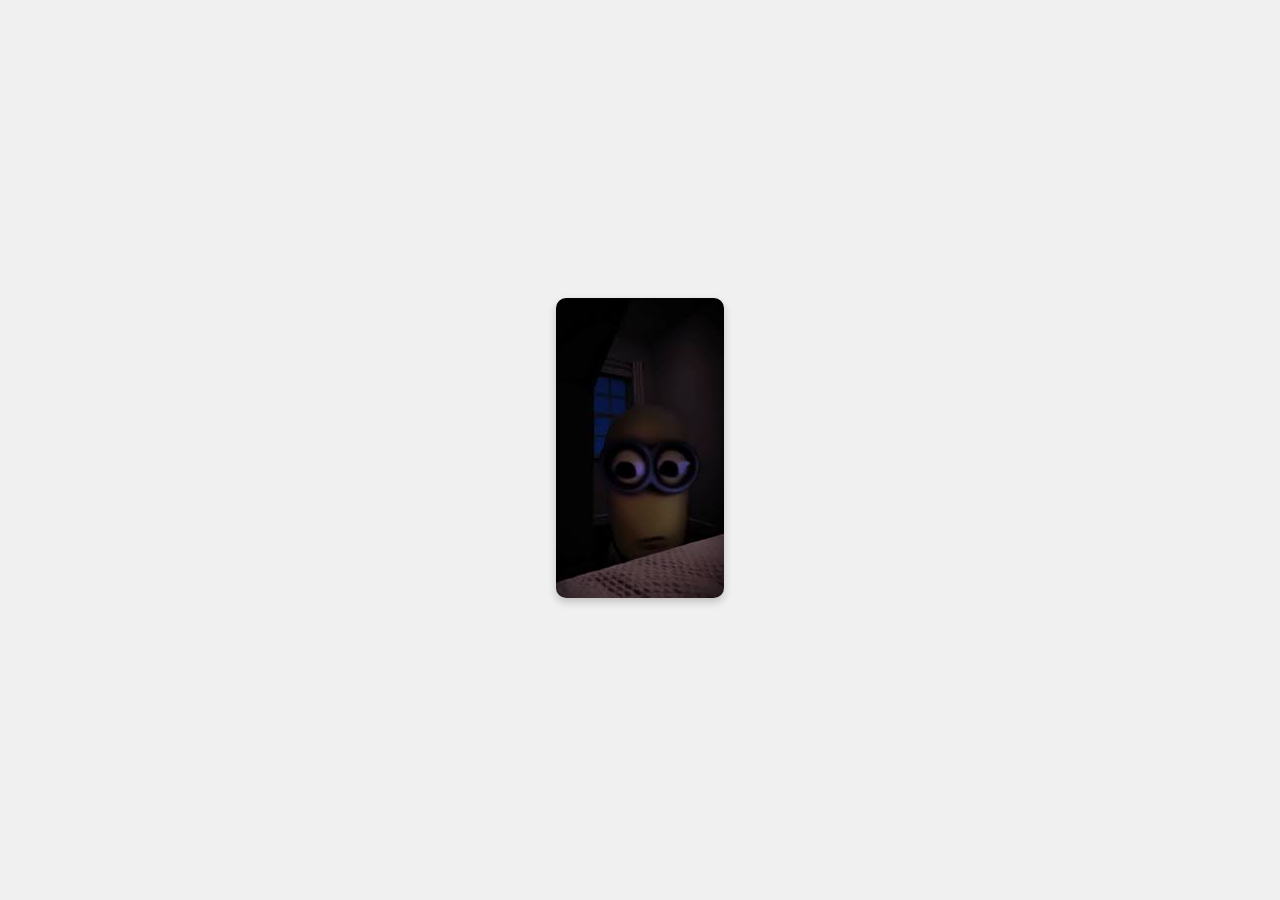
<file: index.html>
<!DOCTYPE html>
<html lang="ru">
<head>
  <meta charset="UTF-8">
  <meta name="viewport" content="width=device-width, initial-scale=1.0">
  <title>Sound meme</title>
  <link rel="stylesheet" href="style.css">
</head>
<body>

  <div class="container">
    <img id="musicImage" src="minion.png" alt="Нажми для музыки" onclick="playMusic()">
    <audio id="myAudio" src="ston.mp3" preload="auto"></audio>
  </div>

  <script src="script.js"></script>

</body>
</html>
</file>
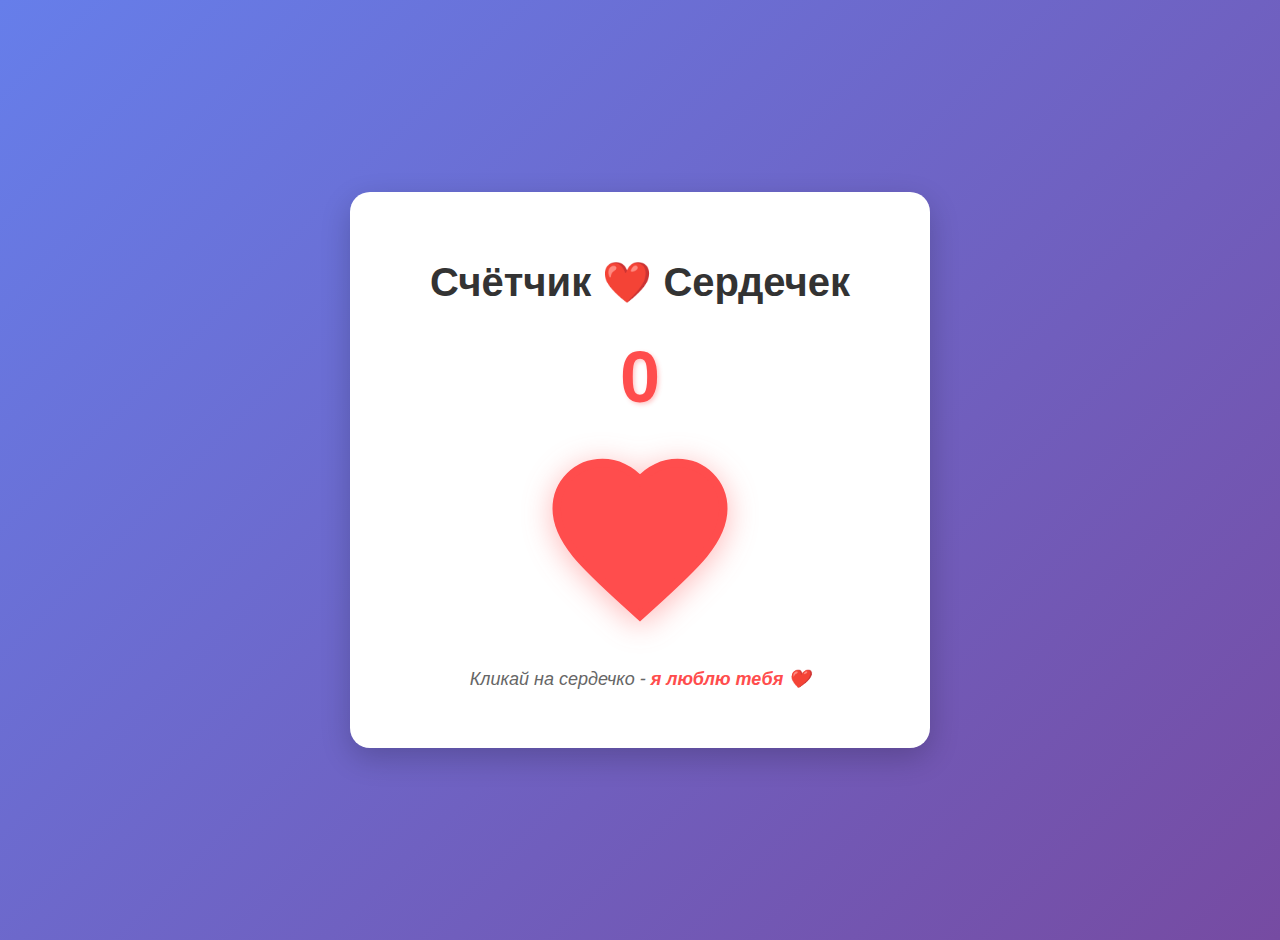
<file: love.html>
<!DOCTYPE html>
<html lang="ru">
<head>
    <meta charset="UTF-8">
    <meta name="viewport" content="width=device-width, initial-scale=1.0">
    <title>Счётчик сердечек ❤️</title>
    <style>
        body {
            font-family: 'Segoe UI', Tahoma, Geneva, Verdana, sans-serif;
            text-align: center;
            margin-top: 50px;
            background: linear-gradient(135deg, #667eea 0%, #764ba2 100%);
            min-height: 100vh;
            display: flex;
            flex-direction: column;
            align-items: center;
            justify-content: center;
            margin: 0;
            padding: 20px;
        }
        
        .container {
            background: white;
            padding: 40px;
            border-radius: 20px;
            box-shadow: 0 10px 30px rgba(0,0,0,0.2);
            max-width: 500px;
            width: 100%;
        }
        
        h1 {
            color: #333;
            margin-bottom: 30px;
            font-size: 2.5em;
        }
        
        h1 span {
            color: #ff4d4d;
        }
        
        .counter {
            font-size: 72px;
            font-weight: bold;
            margin: 20px;
            color: #ff4d4d;
            text-shadow: 2px 2px 4px rgba(255,77,77,0.3);
            transition: all 0.3s ease;
        }
        
        .heart-image {
            cursor: pointer;
            width: 200px;
            height: 200px;
            margin: 20px auto;
            display: block;
            transition: all 0.3s ease;
            filter: drop-shadow(0 5px 15px rgba(255,77,77,0.4));
        }
        
        .heart-image:hover {
            transform: scale(1.1);
            filter: drop-shadow(0 8px 20px rgba(255,77,77,0.6));
        }
        
        .heart-image:active {
            transform: scale(0.9);
        }
        
        .heart-image.heartbeat {
            animation: heartbeat 0.3s ease;
        }
        
        @keyframes heartbeat {
            0% { transform: scale(1); }
            30% { transform: scale(1.2); }
            60% { transform: scale(1.1); }
            100% { transform: scale(1); }
        }
        
        .counter.heartbeat-text {
            animation: textPop 0.3s ease;
        }
        
        @keyframes textPop {
            0% { transform: scale(1); }
            50% { transform: scale(1.5); }
            100% { transform: scale(1); }
        }
        
        .message {
            margin-top: 30px;
            color: #666;
            font-size: 18px;
            font-style: italic;
        }
        
        .message span {
            color: #ff4d4d;
            font-weight: bold;
        }
    </style>
</head>
<body>
    <div class="container">
        <h1>
            Счётчик <span>❤️</span> Сердечек
        </h1>
        
        <div class="counter" id="counter">0</div>
        
        <!-- Картинка с сердечком в формате SVG -->
        <svg class="heart-image" id="heartImage" viewBox="0 0 24 24" fill="none" xmlns="http://www.w3.org/2000/svg">
            <path d="M12 21.35L10.55 20.03C5.4 15.36 2 12.27 2 8.5C2 5.41 4.42 3 7.5 3C9.24 3 10.91 3.81 12 5.08C13.09 3.81 14.76 3 16.5 3C19.58 3 22 5.41 22 8.5C22 12.27 18.6 15.36 13.45 20.03L12 21.35Z" 
                  fill="#ff4d4d" 
                  stroke="#ff4d4d" 
                  stroke-width="1"/>
        </svg>
        
        <div class="message">
            <p>Кликай на сердечко - <span>я люблю тебя</span> ❤️</p>
        </div>
    </div>

    <script>
        // Получаем элементы
        const counterElement = document.getElementById('counter');
        const heartImage = document.getElementById('heartImage');
        
        // Переменная для счётчика
        let heartCount = 0;
        
        // Функция обновления счётчика
        function updateCounter() {
            counterElement.textContent = heartCount;
        }
        
        // Функция анимации
        function animateHeart() {
            // Анимация сердечка
            heartImage.classList.add('heartbeat');
            setTimeout(() => {
                heartImage.classList.remove('heartbeat');
            }, 300);
            
            // Анимация текста
            counterElement.classList.add('heartbeat-text');
            setTimeout(() => {
                counterElement.classList.remove('heartbeat-text');
            }, 300);
        }
        
        // Функция для создания плавающих сердечек
        function createFloatingHeart(x, y) {
            const heart = document.createElement('div');
            heart.innerHTML = '❤️';
            heart.style.position = 'fixed';
            heart.style.left = x + 'px';
            heart.style.top = y + 'px';
            heart.style.fontSize = Math.random() * 20 + 15 + 'px';
            heart.style.pointerEvents = 'none';
            heart.style.zIndex = '1000';
            heart.style.animation = `floatUp ${Math.random() * 0.5 + 0.8}s ease-out forwards`;
            heart.style.opacity = Math.random() * 0.5 + 0.5;
            
            // Добавляем стиль для анимации
            if (!document.getElementById('floatStyle')) {
                const style = document.createElement('style');
                style.id = 'floatStyle';
                style.textContent = `
                    @keyframes floatUp {
                        0% {
                            opacity: 1;
                            transform: translateY(0) rotate(0deg);
                        }
                        100% {
                            opacity: 0;
                            transform: translateY(-150px) rotate(${Math.random() * 60 - 30}deg);
                        }
                    }
                `;
                document.head.appendChild(style);
            }
            
            document.body.appendChild(heart);
            
            // Удаляем сердечко
            setTimeout(() => {
                heart.remove();
            }, 1500);
        }
        
        // Обработчик клика
        heartImage.addEventListener('click', function(e) {
            // Увеличиваем счётчик
            heartCount++;
            
            // Обновляем отображение
            updateCounter();
            
            // Анимация
            animateHeart();
            
            // Создаём 3 сердечка при клике
            for (let i = 0; i < 3; i++) {
                setTimeout(() => {
                    createFloatingHeart(
                        e.clientX + (Math.random() - 0.5) * 50,
                        e.clientY + (Math.random() - 0.5) * 50
                    );
                }, i * 50);
            }
        });
    </script>
</body>
</html>
</file>
<file: style.css>
body {
    display: flex;
    justify-content: center;
    align-items: center;
    min-height: 100vh;
    margin: 0;
    background-color: #f0f0f0;
  }
  
  .container {
    text-align: center; /* Центрируем содержимое контейнера */
  }
  
  img {
    cursor: pointer;
    max-width: 150%;
    max-height: 150%;
    border-radius: 10px;
    box-shadow: 0 4px 8px rgba(0, 0, 0, 0.2);
    transition: transform 0.2s ease-in-out; /* Плавная анимация при наведении */
  }
  
  img:hover {
    transform: scale(1.05); /* Небольшое увеличение при наведении */
  }
</file>
